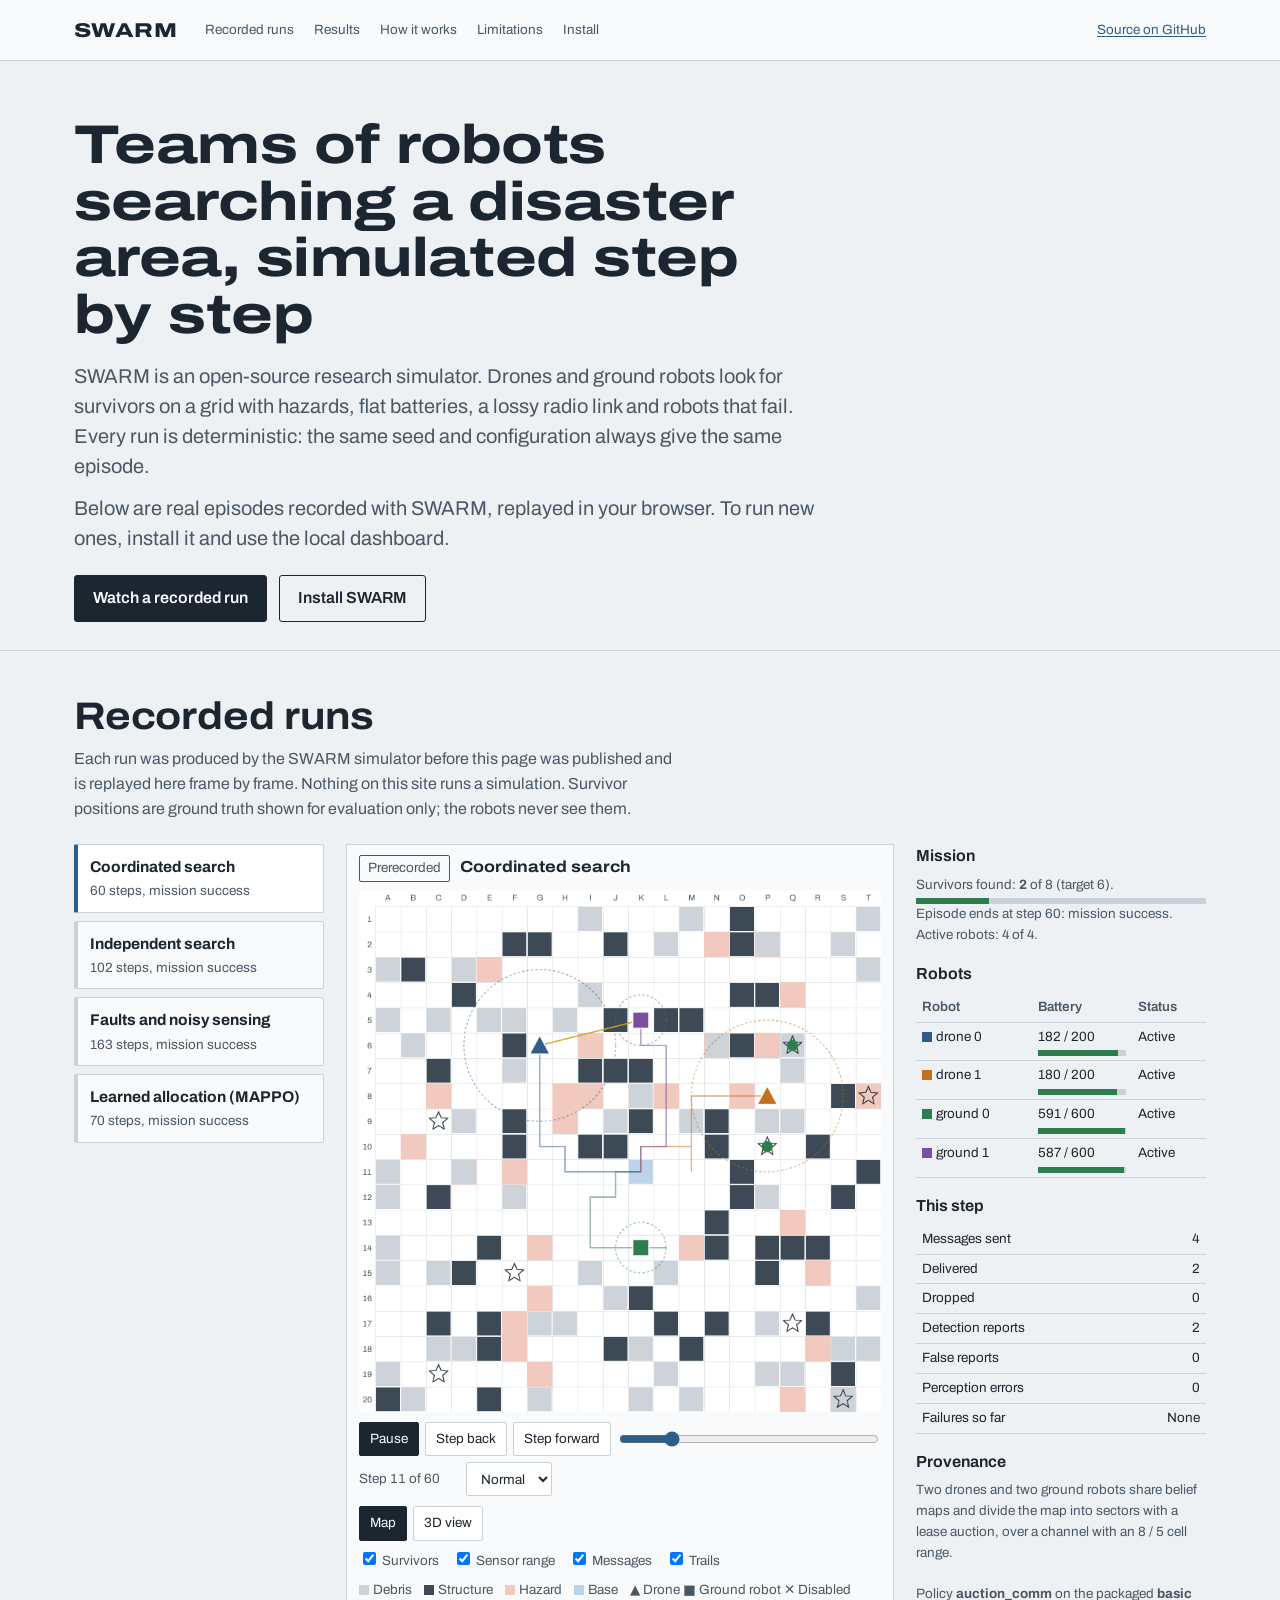
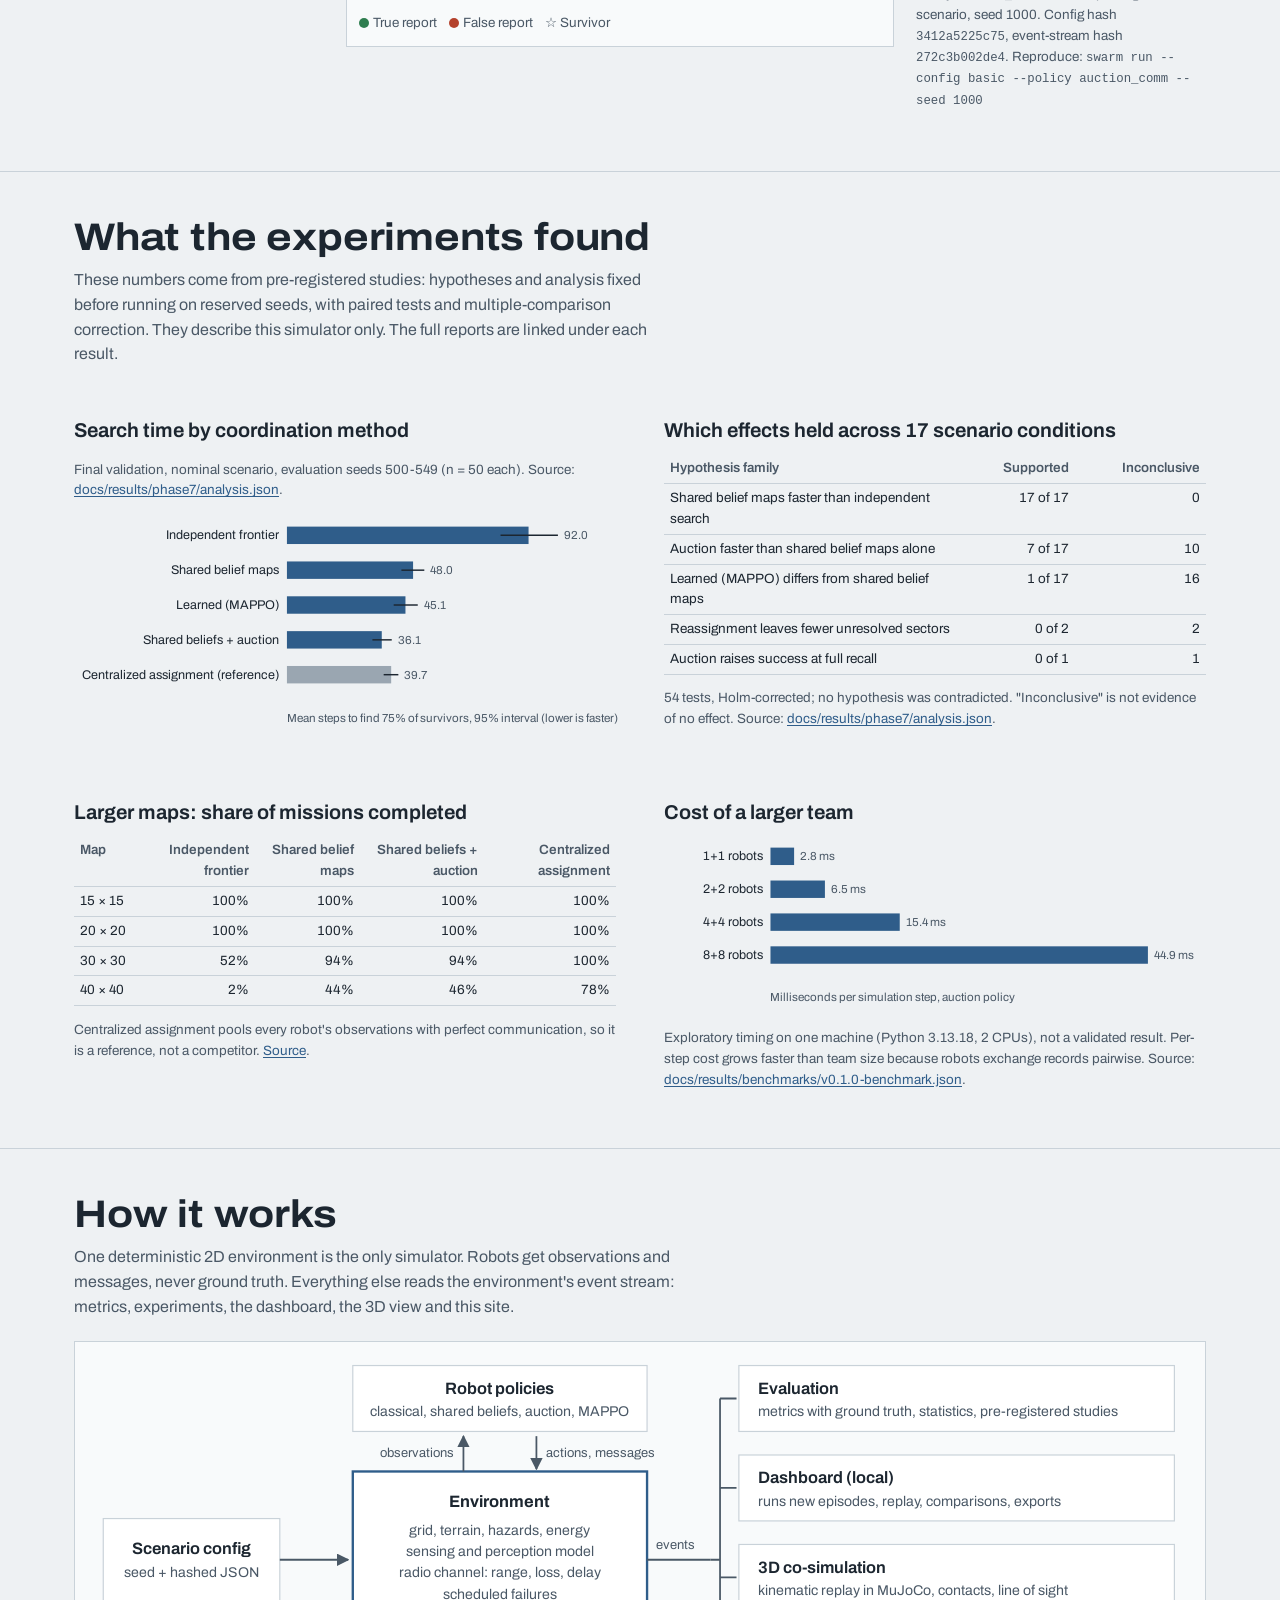
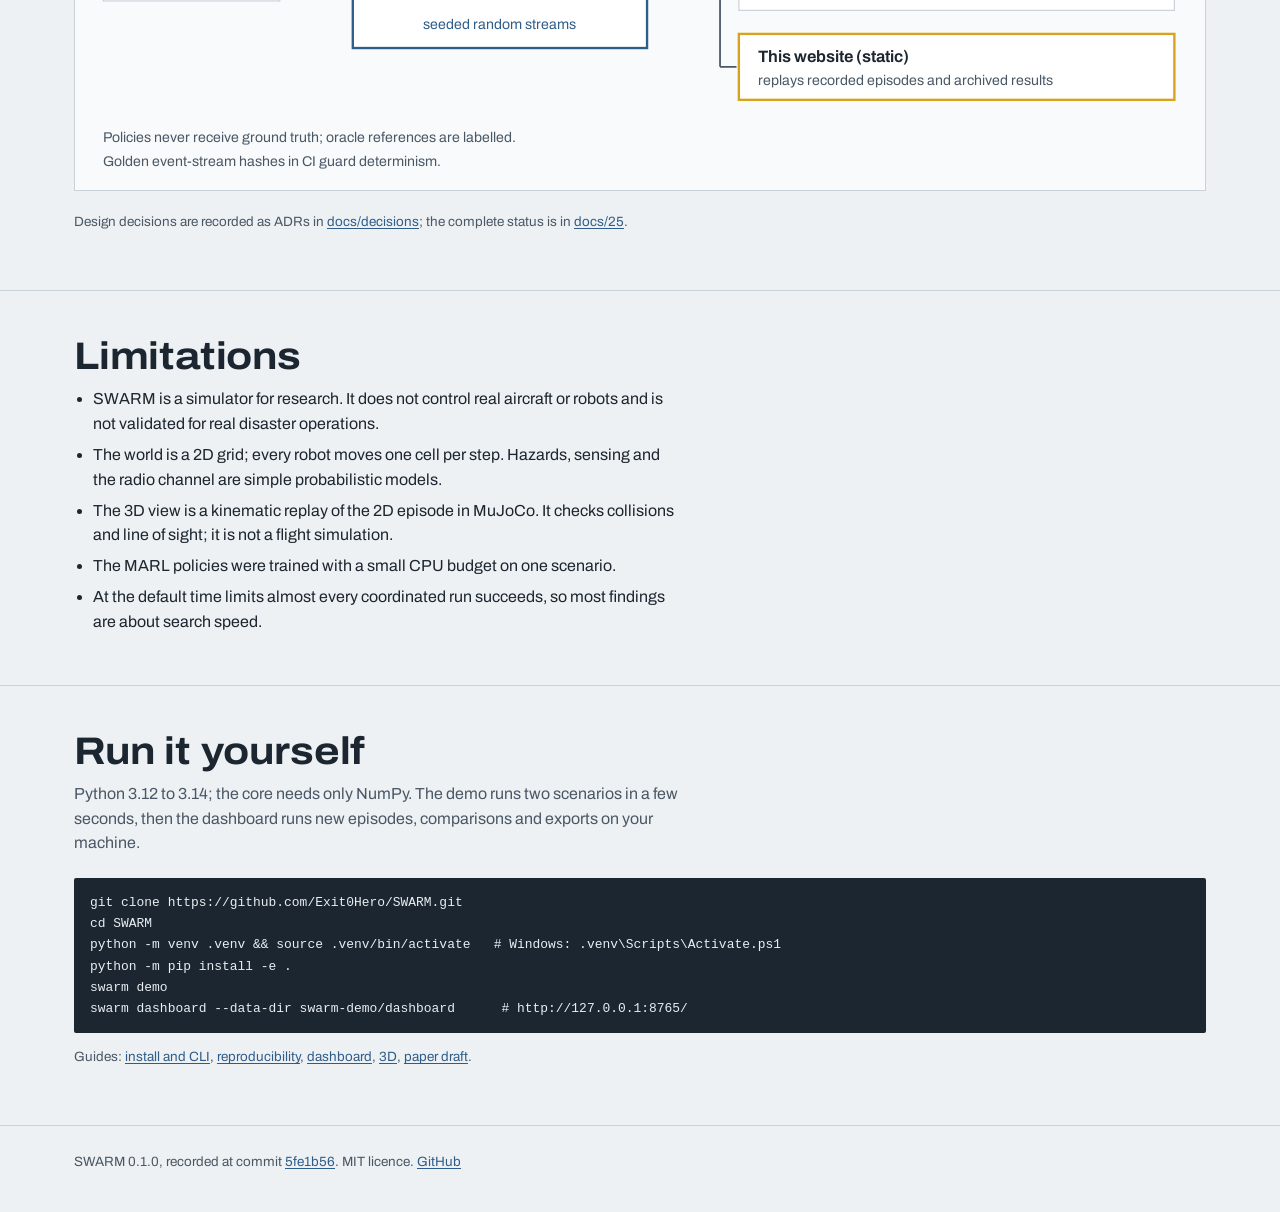
<file: web/index.html>
<!DOCTYPE html>
<html lang="en">
<head>
<meta charset="utf-8">
<meta name="viewport" content="width=device-width, initial-scale=1">
<title>SWARM: simulated multi-robot search and rescue</title>
<meta name="description" content="SWARM is an open-source, deterministic simulator for teams of drones and ground robots searching a disaster area under limited communication, failures and noisy sensing.">
<link rel="preconnect" href="https://fonts.googleapis.com">
<link rel="preconnect" href="https://fonts.gstatic.com" crossorigin>
<link rel="stylesheet" href="https://fonts.googleapis.com/css2?family=Archivo:wdth,wght@62..125,100..900&display=swap">
<link rel="stylesheet" href="assets/site.css">
<link rel="icon" href="assets/favicon.svg" type="image/svg+xml">
</head>
<body>
<header class="top">
  <div class="wrap">
    <a class="mark" href="#">SWARM</a>
    <nav aria-label="Sections">
      <a href="#replay">Recorded runs</a><a href="#results">Results</a><a href="#architecture">How it works</a>
      <a href="#limits">Limitations</a><a href="#install">Install</a>
    </nav>
    <a class="gh" href="https://github.com/Exit0Hero/SWARM">Source on GitHub</a>
  </div>
</header>

<main>
<div class="wrap hero">
  <h1>Teams of robots searching a disaster area, simulated step by step</h1>
  <p>SWARM is an open-source research simulator. Drones and ground robots look for survivors on a
    grid with hazards, flat batteries, a lossy radio link and robots that fail. Every run is
    deterministic: the same seed and configuration always give the same episode.</p>
  <p>Below are real episodes recorded with SWARM, replayed in your browser. To run new ones, install
    it and use the local dashboard.</p>
  <div class="actions"><a class="btn solid" href="#replay">Watch a recorded run</a><a class="btn" href="#install">Install SWARM</a></div>
</div>

<section id="replay" aria-labelledby="replay-h">
  <div class="wrap">
    <h2 id="replay-h">Recorded runs</h2>
    <p class="lede">Each run was produced by the SWARM simulator before this page was published and is
      replayed here frame by frame. Nothing on this site runs a simulation. Survivor positions are
      ground truth shown for evaluation only; the robots never see them.</p>
    <div class="replay">
      <div class="scenarios" id="scenarios" role="group" aria-label="Choose a recorded run"></div>
      <div class="sheet">
        <div class="sheet-head"><span class="badge">Prerecorded</span><strong id="ep-title">Loading…</strong></div>
        <canvas id="map" width="720" height="720" aria-label="Map of the recorded episode" role="img"></canvas>
        <div class="controls">
          <button id="b-play" class="on" aria-label="Play">Play</button>
          <button id="b-back" aria-label="Previous step">Step back</button>
          <button id="b-fwd" aria-label="Next step">Step forward</button>
          <input id="scrub" type="range" min="0" value="0" aria-label="Timeline">
          <span class="step" id="step-lbl" aria-live="polite"></span>
          <select id="speed" aria-label="Playback speed"><option value="320">Slow</option><option value="140" selected>Normal</option><option value="50">Fast</option></select>
        </div>
        <div class="controls">
          <button id="v2d" class="on" aria-pressed="true">Map</button><button id="v3d" aria-pressed="false">3D view</button>
          <label class="toggles" id="ctl3d" hidden>Rotate <input id="yaw" type="range" min="0" max="359" value="35" aria-label="Rotate 3D view"></label>
        </div>
        <div class="toggles">
          <label><input type="checkbox" id="t-truth" checked> Survivors</label>
          <label><input type="checkbox" id="t-radius" checked> Sensor range</label>
          <label><input type="checkbox" id="t-msgs" checked> Messages</label>
          <label><input type="checkbox" id="t-trails" checked> Trails</label>
        </div>
        <div class="legend" id="legend">
          <span><i class="sw" style="background:#cdd3d8"></i>Debris</span><span><i class="sw" style="background:#3d4a56"></i>Structure</span>
          <span><i class="sw" style="background:#f1c9bf"></i>Hazard</span><span><i class="sw" style="background:#bcd3ea"></i>Base</span>
          <span>▲ Drone ■ Ground robot ✕ Disabled</span><span><i class="sw" style="background:#2e7d4f;border-radius:50%"></i>True report</span>
          <span><i class="sw" style="background:#b4412c;border-radius:50%"></i>False report</span><span>☆ Survivor</span>
        </div>
        <p class="note3d" id="note3d" hidden></p>
      </div>
      <div class="inspect">
        <h3>Mission</h3><div id="mission" class="prov"></div>
        <h3>Robots</h3><table id="robots"></table>
        <h3>This step</h3><table id="stepstats"></table>
        <h3>Provenance</h3><div id="prov" class="prov"></div>
      </div>
    </div>
  </div>
</section>

<section id="results" aria-labelledby="results-h">
  <div class="wrap">
    <h2 id="results-h">What the experiments found</h2>
    <p class="lede">These numbers come from pre-registered studies: hypotheses and analysis fixed before
      running on reserved seeds, with paired tests and multiple-comparison correction. They describe
      this simulator only. The full reports are linked under each result.</p>
    <div class="cols">
      <div>
        <h3>Search time by coordination method</h3>
        <p class="prov" id="r-nominal-note"></p>
        <svg class="chart" id="r-nominal" role="img" aria-label="Mean steps to the recall target by policy with 95% intervals"></svg>
      </div>
      <div>
        <h3>Which effects held across 17 scenario conditions</h3>
        <table class="verdicts" id="r-families"></table>
        <p class="prov" id="r-families-note"></p>
      </div>
      <div>
        <h3>Larger maps: share of missions completed</h3>
        <table id="r-maps"></table>
        <p class="prov">Centralized assignment pools every robot's observations with perfect communication, so it
          is a reference, not a competitor. <a id="r-maps-src" href="#">Source</a>.</p>
      </div>
      <div>
        <h3>Cost of a larger team</h3>
        <svg class="chart" id="r-bench" role="img" aria-label="Milliseconds per simulation step by team size"></svg>
        <p class="prov" id="r-bench-note"></p>
      </div>
    </div>
  </div>
</section>

<section id="architecture" aria-labelledby="arch-h">
  <div class="wrap">
    <h2 id="arch-h">How it works</h2>
    <p class="lede">One deterministic 2D environment is the only simulator. Robots get observations and
      messages, never ground truth. Everything else reads the environment's event stream: metrics,
      experiments, the dashboard, the 3D view and this site.</p>
    <svg class="arch" viewBox="0 0 960 380" role="img" aria-labelledby="arch-t">
      <title id="arch-t">SWARM architecture: configuration feeds the environment; robots act on observations; events feed evaluation and viewers</title>
      <defs><marker id="ah" viewBox="0 0 10 10" refX="9" refY="5" markerWidth="7" markerHeight="7" orient="auto"><path d="M0 0L10 5L0 10z" fill="#4a5866"/></marker></defs>
      <g font-family="Archivo, system-ui, sans-serif" font-size="14" fill="#1c2630">
        <rect x="24" y="150" width="150" height="70" fill="#fff" stroke="#c9d2d9"/><text x="99" y="180" text-anchor="middle" font-weight="650">Scenario config</text><text x="99" y="200" text-anchor="middle" font-size="12" fill="#4a5866">seed + hashed JSON</text>
        <rect x="236" y="110" width="250" height="150" fill="#fff" stroke="#2f5d8a" stroke-width="2"/>
        <text x="361" y="140" text-anchor="middle" font-weight="700">Environment</text>
        <text x="361" y="164" text-anchor="middle" font-size="12" fill="#4a5866">grid, terrain, hazards, energy</text>
        <text x="361" y="182" text-anchor="middle" font-size="12" fill="#4a5866">sensing and perception model</text>
        <text x="361" y="200" text-anchor="middle" font-size="12" fill="#4a5866">radio channel: range, loss, delay</text>
        <text x="361" y="218" text-anchor="middle" font-size="12" fill="#4a5866">scheduled failures</text>
        <text x="361" y="244" text-anchor="middle" font-size="12" fill="#2f5d8a">seeded random streams</text>
        <rect x="236" y="20" width="250" height="56" fill="#fff" stroke="#c9d2d9"/><text x="361" y="44" text-anchor="middle" font-weight="650">Robot policies</text><text x="361" y="63" text-anchor="middle" font-size="12" fill="#4a5866">classical, shared beliefs, auction, MAPPO</text>
        <path d="M174 185H232" stroke="#4a5866" stroke-width="1.5" marker-end="url(#ah)"/>
        <path d="M330 110V80" stroke="#4a5866" stroke-width="1.5" marker-end="url(#ah)"/><text x="322" y="98" text-anchor="end" font-size="11" fill="#4a5866">observations</text>
        <path d="M392 80V108" stroke="#4a5866" stroke-width="1.5" marker-end="url(#ah)"/><text x="400" y="98" font-size="11" fill="#4a5866">actions, messages</text>
        <path d="M486 185H540" stroke="#4a5866" stroke-width="1.5"/><text x="494" y="176" font-size="11" fill="#4a5866">events</text>
        <rect x="564" y="20" width="370" height="56" fill="#fff" stroke="#c9d2d9"/><text x="580" y="44" font-weight="650">Evaluation</text><text x="580" y="63" font-size="12" fill="#4a5866">metrics with ground truth, statistics, pre-registered studies</text>
        <rect x="564" y="96" width="370" height="56" fill="#fff" stroke="#c9d2d9"/><text x="580" y="120" font-weight="650">Dashboard (local)</text><text x="580" y="139" font-size="12" fill="#4a5866">runs new episodes, replay, comparisons, exports</text>
        <rect x="564" y="172" width="370" height="56" fill="#fff" stroke="#c9d2d9"/><text x="580" y="196" font-weight="650">3D co-simulation</text><text x="580" y="215" font-size="12" fill="#4a5866">kinematic replay in MuJoCo, contacts, line of sight</text>
        <rect x="564" y="248" width="370" height="56" fill="#fff" stroke="#d9a21b" stroke-width="2"/><text x="580" y="272" font-weight="650">This website (static)</text><text x="580" y="291" font-size="12" fill="#4a5866">replays recorded episodes and archived results</text>
        <path d="M540 185H548M548 48V276M548 48H562M548 124H562M548 200H562M548 276H562" stroke="#4a5866" stroke-width="1.5" fill="none"/>
        <text x="24" y="340" font-size="12" fill="#4a5866">Policies never receive ground truth; oracle references are labelled.</text>
        <text x="24" y="360" font-size="12" fill="#4a5866">Golden event-stream hashes in CI guard determinism.</text>
      </g>
    </svg>
    <p class="prov">Design decisions are recorded as ADRs in <a href="https://github.com/Exit0Hero/SWARM/tree/main/docs/decisions">docs/decisions</a>; the complete status is in
      <a href="https://github.com/Exit0Hero/SWARM/blob/main/docs/25_COMPLETE_PLATFORM_STATUS.md">docs/25</a>.</p>
  </div>
</section>

<section id="limits" aria-labelledby="limits-h">
  <div class="wrap">
    <h2 id="limits-h">Limitations</h2>
    <ul class="plain">
      <li>SWARM is a simulator for research. It does not control real aircraft or robots and is not validated for real disaster operations.</li>
      <li>The world is a 2D grid; every robot moves one cell per step. Hazards, sensing and the radio channel are simple probabilistic models.</li>
      <li>The 3D view is a kinematic replay of the 2D episode in MuJoCo. It checks collisions and line of sight; it is not a flight simulation.</li>
      <li>The MARL policies were trained with a small CPU budget on one scenario.</li>
      <li>At the default time limits almost every coordinated run succeeds, so most findings are about search speed.</li>
    </ul>
  </div>
</section>

<section id="install" aria-labelledby="install-h">
  <div class="wrap">
    <h2 id="install-h">Run it yourself</h2>
    <p class="lede">Python 3.12 to 3.14; the core needs only NumPy. The demo runs two scenarios in a few seconds,
      then the dashboard runs new episodes, comparisons and exports on your machine.</p>
<pre><code>git clone https://github.com/Exit0Hero/SWARM.git
cd SWARM
python -m venv .venv &amp;&amp; source .venv/bin/activate   # Windows: .venv\Scripts\Activate.ps1
python -m pip install -e .
swarm demo
swarm dashboard --data-dir swarm-demo/dashboard      # http://127.0.0.1:8765/</code></pre>
    <p class="prov">Guides: <a href="https://github.com/Exit0Hero/SWARM/blob/main/docs/26_INSTALL_AND_CLI.md">install and CLI</a>,
      <a href="https://github.com/Exit0Hero/SWARM/blob/main/docs/27_REPRODUCIBILITY.md">reproducibility</a>,
      <a href="https://github.com/Exit0Hero/SWARM/blob/main/docs/23_DASHBOARD.md">dashboard</a>,
      <a href="https://github.com/Exit0Hero/SWARM/blob/main/docs/24_3D_SIMULATION.md">3D</a>,
      <a href="https://github.com/Exit0Hero/SWARM/blob/main/docs/21_RESEARCH_PAPER_DRAFT.md">paper draft</a>.</p>
  </div>
</section>
</main>

<footer><div class="wrap" id="foot">SWARM · MIT licence · <a href="https://github.com/Exit0Hero/SWARM">GitHub</a></div></footer>
<script src="assets/app.js" defer></script>
</body>
</html>
</file>
<file: web/assets/site.css>
/* SWARM public site. Survey-map identity: chart paper, slate ink, survey blue, signal amber. */
:root {
  --paper: #eef1f3; --sheet: #f8fafb; --ink: #1c2630; --ink-2: #4a5866; --rule: #c9d2d9;
  --survey: #2f5d8a; --amber: #d9a21b; --alert: #b4412c; --green: #2e7d4f;
  --measure: 68ch;
  --step--1: 0.84rem; --step-0: 1rem; --step-1: 1.25rem; --step-2: 1.6rem; --step-3: 2.4rem; --step-4: 3.4rem;
}
* { box-sizing: border-box }
html { scroll-behavior: smooth }
@media (prefers-reduced-motion: reduce) { html { scroll-behavior: auto } }
body { margin: 0; background: var(--paper); color: var(--ink); font: 400 var(--step-0)/1.55 "Archivo", system-ui, sans-serif; }
a { color: var(--survey); text-underline-offset: 2px }
a:hover { color: var(--ink) }
:focus-visible { outline: 3px solid var(--amber); outline-offset: 2px }
.wrap { max-width: 1180px; margin: 0 auto; padding: 0 24px }

/* header */
.top { border-bottom: 1px solid var(--rule); background: var(--sheet) }
.top .wrap { display: flex; align-items: center; gap: 28px; min-height: 60px; flex-wrap: wrap }
.mark { font-weight: 800; font-stretch: 125%; letter-spacing: 0.02em; font-size: var(--step-1); color: var(--ink); text-decoration: none }
.top nav { display: flex; gap: 20px; flex-wrap: wrap; font-size: var(--step--1) }
.top nav a { color: var(--ink-2); text-decoration: none }
.top nav a:hover { color: var(--survey); text-decoration: underline }
.top .gh { margin-left: auto; font-size: var(--step--1) }

/* hero */
.hero { padding-top: 56px; padding-bottom: 28px }
[hidden] { display: none !important }
.hero h1 { font-stretch: 125%; font-weight: 750; font-size: clamp(2.1rem, 5.2vw, var(--step-4)); line-height: 1.04;
  margin: 0 0 18px; max-width: 17ch; letter-spacing: -0.01em }
.hero p { max-width: var(--measure); color: var(--ink-2); font-size: var(--step-1); margin: 0 0 12px; line-height: 1.5 }
.hero .actions { display: flex; gap: 12px; margin-top: 22px; flex-wrap: wrap }
.btn { display: inline-block; padding: 10px 18px; border-radius: 3px; border: 1.5px solid var(--ink); font-weight: 600;
  color: var(--ink); text-decoration: none; background: transparent; font: inherit; font-weight: 600; cursor: pointer }
.btn.solid { background: var(--ink); color: var(--sheet) }
.btn.solid:hover { background: var(--survey); border-color: var(--survey); color: #fff }
.btn:hover { border-color: var(--survey); color: var(--survey) }

/* sections */
section { padding: 44px 0; border-top: 1px solid var(--rule) }
h2 { font-stretch: 112%; font-weight: 700; font-size: var(--step-3); line-height: 1.1; margin: 0 0 10px; letter-spacing: -0.005em }
h3 { font-size: var(--step-1); font-weight: 650; margin: 26px 0 8px }
.lede { max-width: var(--measure); color: var(--ink-2); margin: 0 0 22px }
.prov { font-size: var(--step--1); color: var(--ink-2) }

/* replay */
.replay { display: grid; grid-template-columns: 250px minmax(0, 1fr) 290px; gap: 22px; align-items: start }
@media (max-width: 1080px) { .replay { grid-template-columns: minmax(0, 1fr) 290px } .scenarios { grid-column: 1 / -1 } }
@media (max-width: 760px) { .replay { grid-template-columns: 1fr } }
.scenarios { display: grid; gap: 8px; margin: 0; padding: 0; border: 0 }
@media (max-width: 1080px) { .scenarios { grid-template-columns: repeat(auto-fit, minmax(210px, 1fr)) } }
.scenario { display: block; text-align: left; padding: 10px 12px; border: 1px solid var(--rule); border-left: 4px solid var(--rule);
  background: var(--sheet); cursor: pointer; font: inherit; color: inherit; border-radius: 2px }
.scenario strong { display: block; font-size: 0.97rem }
.scenario span { display: block; font-size: var(--step--1); color: var(--ink-2); margin-top: 2px }
.scenario[aria-pressed="true"] { border-left-color: var(--survey); background: #fff }
.sheet { background: var(--sheet); border: 1px solid var(--rule); padding: 10px 12px 12px }
.badge { display: inline-block; font-size: var(--step--1); padding: 2px 8px; border: 1px solid var(--ink-2); border-radius: 2px; color: var(--ink-2) }
.sheet-head { display: flex; gap: 10px; align-items: baseline; flex-wrap: wrap; margin-bottom: 8px }
.sheet-head strong { font-stretch: 112% }
canvas { display: block; width: 100%; height: auto; background: #fff; touch-action: manipulation }
.controls { display: flex; gap: 6px; align-items: center; flex-wrap: wrap; margin-top: 10px }
.controls button, .controls select { font: inherit; font-size: var(--step--1); padding: 6px 10px; border: 1px solid var(--rule);
  background: #fff; color: var(--ink); border-radius: 2px; cursor: pointer; min-height: 34px }
.controls button.on { background: var(--ink); color: var(--sheet); border-color: var(--ink) }
.controls input[type=range] { flex: 1 1 160px; accent-color: var(--survey) }
.controls .step { font-variant-numeric: tabular-nums; font-size: var(--step--1); color: var(--ink-2); min-width: 7.5em }
.toggles { display: flex; gap: 14px; flex-wrap: wrap; font-size: var(--step--1); color: var(--ink-2); margin-top: 8px }
.legend { display: flex; gap: 12px; flex-wrap: wrap; font-size: var(--step--1); color: var(--ink-2); margin-top: 8px }
.sw { display: inline-block; width: 10px; height: 10px; margin-right: 4px; vertical-align: -1px }
.inspect h3 { margin: 0 0 6px; font-size: 1rem }
.inspect h3 + * { margin-bottom: 16px }
table { border-collapse: collapse; width: 100%; font-size: var(--step--1) }
th, td { text-align: left; padding: 4px 6px; border-bottom: 1px solid var(--rule); vertical-align: top }
th { font-weight: 600; color: var(--ink-2) }
td.n, th.n { text-align: right; font-variant-numeric: tabular-nums }
.bar { height: 6px; background: var(--rule); margin-top: 3px } .bar i { display: block; height: 100%; background: var(--green) }
.dead { color: var(--alert); font-weight: 600 }
.note3d { font-size: var(--step--1); color: var(--ink-2); margin-top: 8px; max-width: var(--measure) }

/* results */
.cols { display: grid; grid-template-columns: repeat(auto-fit, minmax(min(100%, 500px), 1fr)); gap: 28px 48px }
.nowrap { white-space: nowrap }
.chart { width: 100%; height: auto; overflow: visible }
.verdicts td:first-child { width: 55% }
.finding { max-width: var(--measure) }

/* architecture */
.arch { width: 100%; height: auto; background: var(--sheet); border: 1px solid var(--rule) }

ul.plain { max-width: var(--measure); padding-left: 1.2em; margin: 0 }
ul.plain li { margin: 6px 0 }
pre { background: var(--ink); color: #e8eef2; padding: 14px 16px; overflow-x: auto; font-size: 0.88rem; line-height: 1.5; border-radius: 2px; max-width: 100% }
code { font-family: ui-monospace, "SFMono-Regular", Menlo, Consolas, monospace; font-size: 0.92em }
footer { border-top: 1px solid var(--rule); padding: 26px 0 40px; color: var(--ink-2); font-size: var(--step--1) }
.err { color: var(--alert); font-weight: 600 }
</file>
